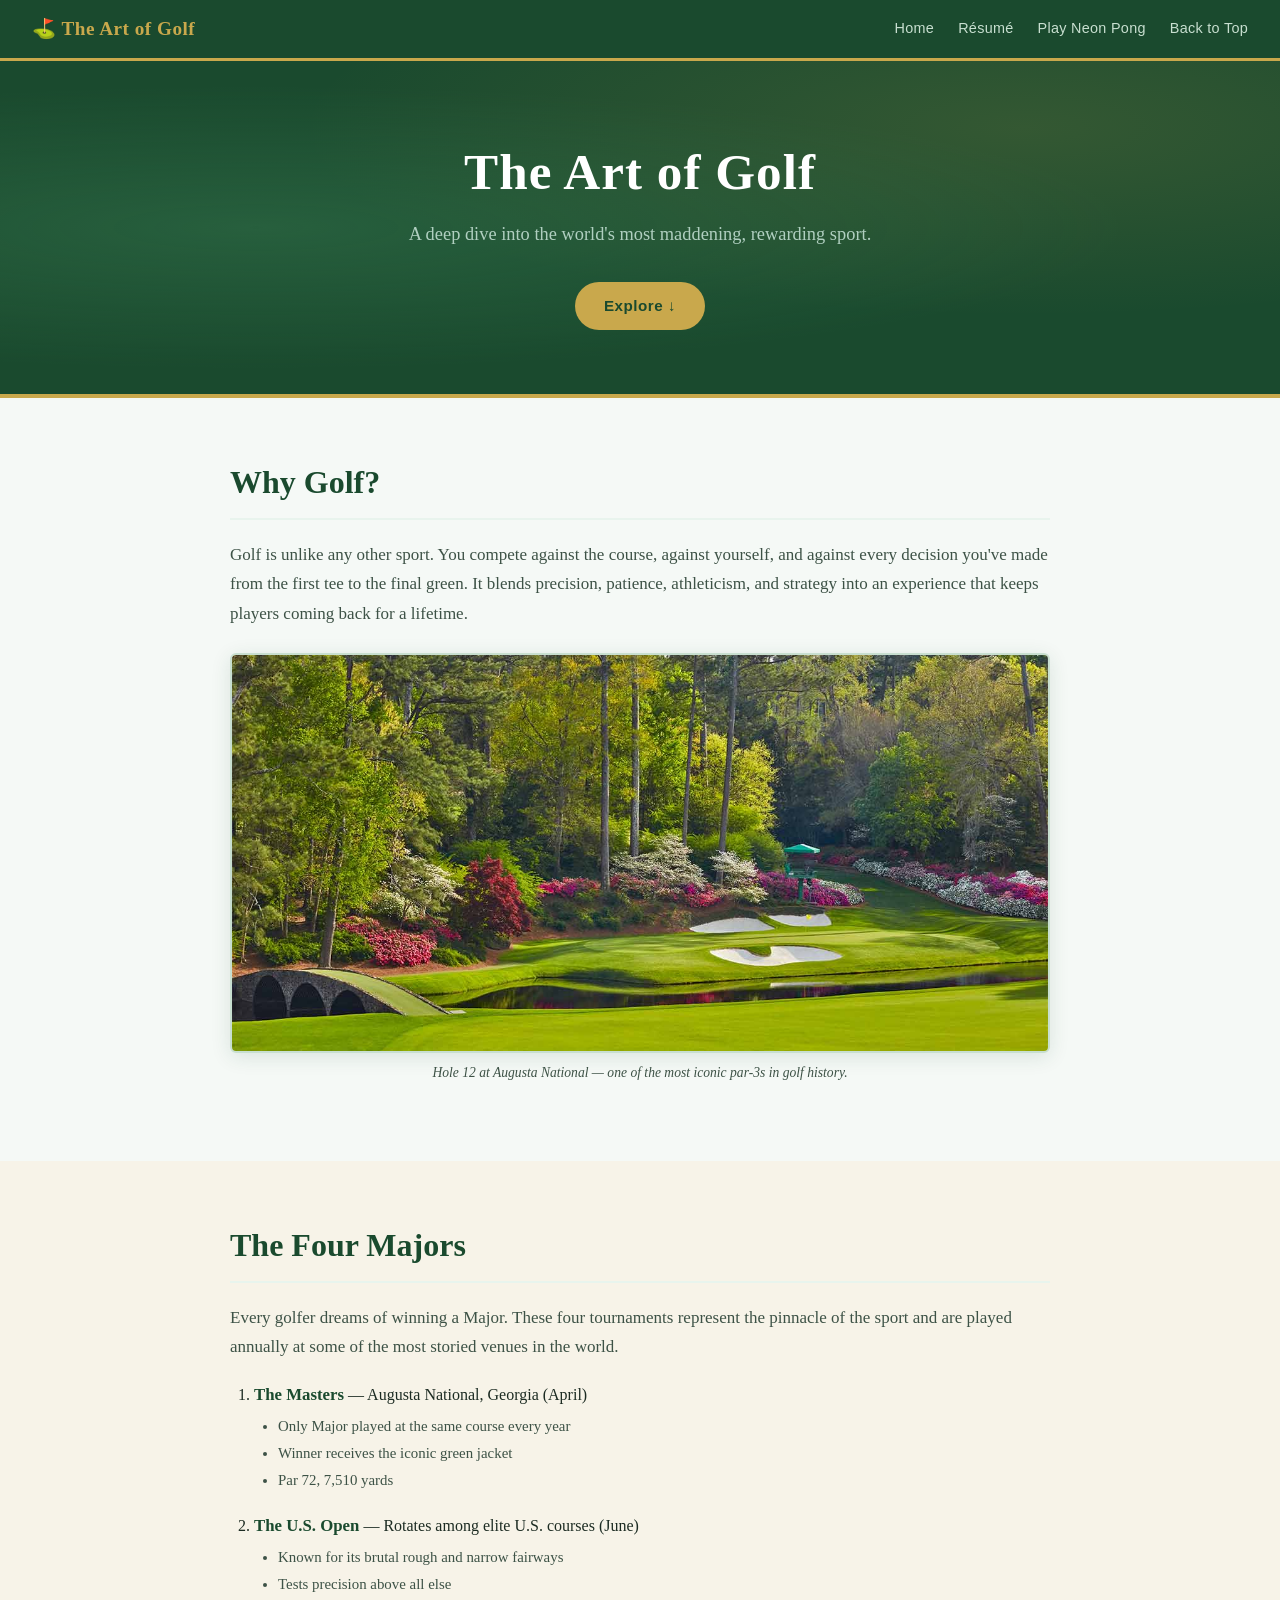
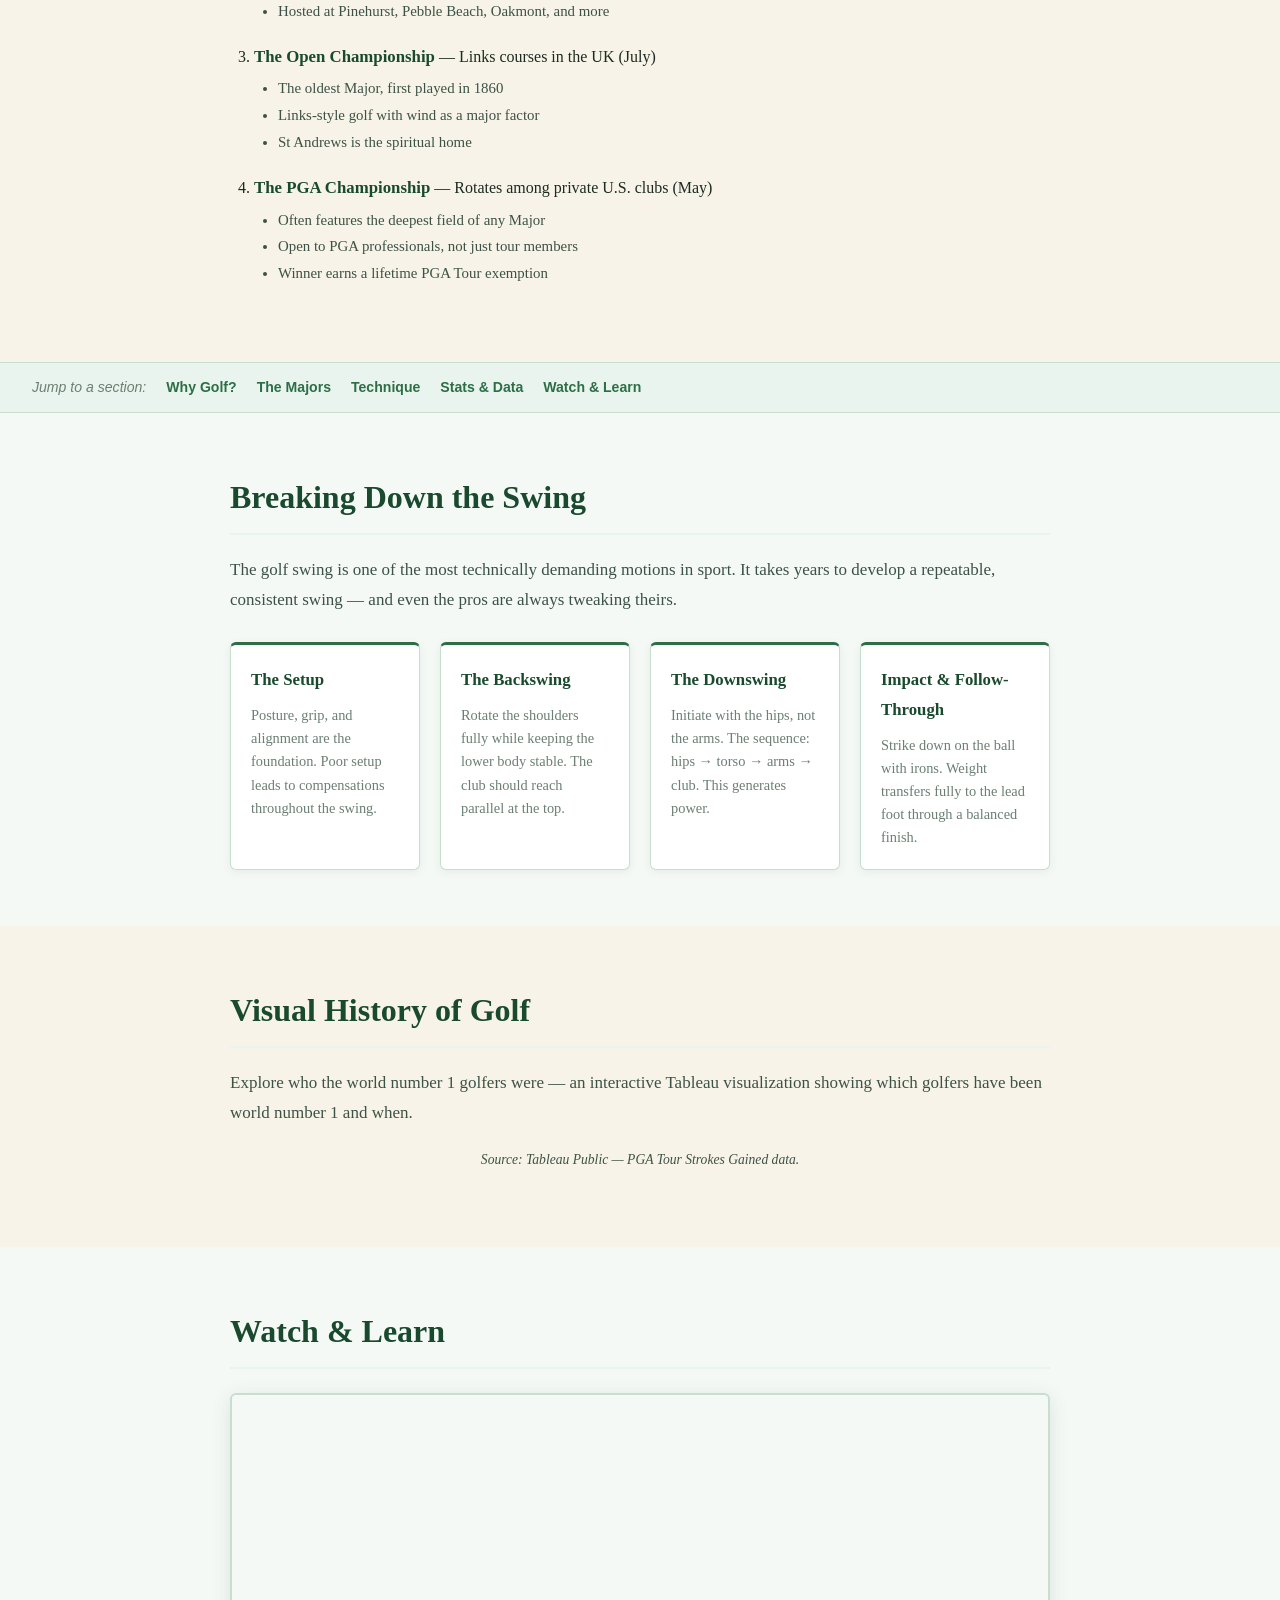
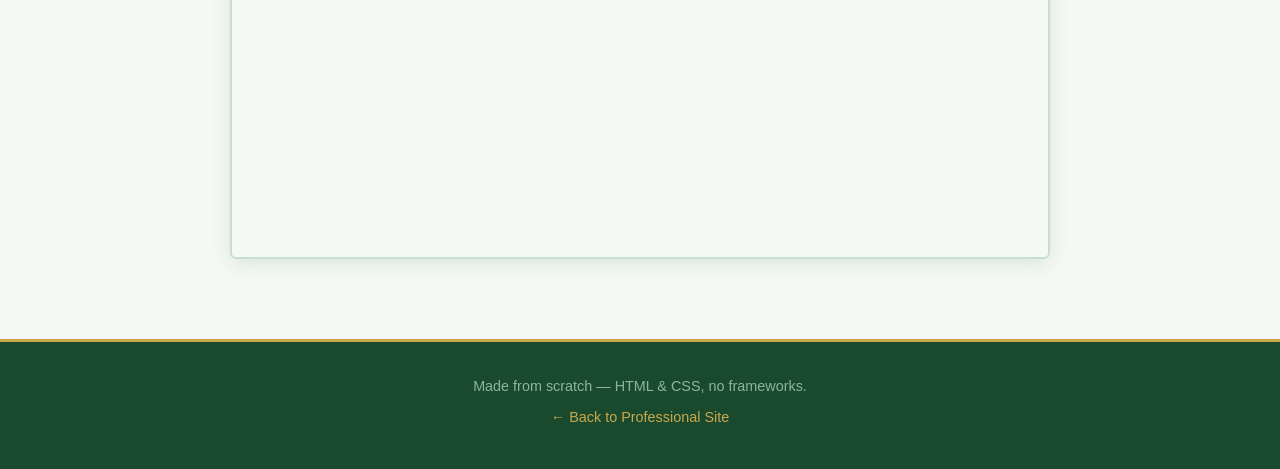
<file: html/golf.html>
<!DOCTYPE html>
<html lang="en">
<head>
  <meta charset="UTF-8" />
  <meta name="viewport" content="width=device-width, initial-scale=1.0" />
  <title>The Art of Golf</title>
  <link rel="stylesheet" href="../golf.css" />
</head>
<body>

  <!-- NAV -->
  <nav class="site-nav">
    <span class="nav-logo">⛳ The Art of Golf</span>
    <div class="nav-links">
      <a href="index.html">Home</a>
      <a href="index.html">Résumé</a>
      <a href="NeonPong.html">Play Neon Pong</a>
      <a href="#top">Back to Top</a>
    </div>
  </nav>

  <!-- HERO -->
  <header class="hero" id="top">
    <div class="hero-content">
      <h1>The Art of Golf</h1>
      <p class="hero-sub">A deep dive into the world's most maddening, rewarding sport.</p>
      <a href="#why-golf" class="btn-anchor">Explore ↓</a>
    </div>
  </header>

  <!-- WHY GOLF SECTION -->
  <div class="section" id="why-golf">
    <div class="section-inner">
      <h2>Why Golf?</h2>
      <p>
        Golf is unlike any other sport. You compete against the course, against yourself, and against
        every decision you've made from the first tee to the final green. It blends precision,
        patience, athleticism, and strategy into an experience that keeps players coming back for
        a lifetime.
      </p>
      <img
        src="../Images/augusta-national-12.jpg"
        alt="Augusta National Golf Club hole 12"
        class="content-image"
      />
      <p class="caption">Hole 12 at Augusta National — one of the most iconic par-3s in golf history.</p>
    </div>
  </div>

  <!-- ANCHOR LINK TARGET: THE MAJORS -->
  <div class="section alt-section" id="majors">
    <div class="section-inner">
      <h2>The Four Majors</h2>
      <p>
        Every golfer dreams of winning a Major. These four tournaments represent the pinnacle of the
        sport and are played annually at some of the most storied venues in the world.
      </p>

      <!-- ORDERED LIST with embedded UNORDERED LIST -->
      <ol class="majors-list">
        <li>
          <strong>The Masters</strong> — Augusta National, Georgia (April)
          <ul>
            <li>Only Major played at the same course every year</li>
            <li>Winner receives the iconic green jacket</li>
            <li>Par 72, 7,510 yards</li>
          </ul>
        </li>
        <li>
          <strong>The U.S. Open</strong> — Rotates among elite U.S. courses (June)
          <ul>
            <li>Known for its brutal rough and narrow fairways</li>
            <li>Tests precision above all else</li>
            <li>Hosted at Pinehurst, Pebble Beach, Oakmont, and more</li>
          </ul>
        </li>
        <li>
          <strong>The Open Championship</strong> — Links courses in the UK (July)
          <ul>
            <li>The oldest Major, first played in 1860</li>
            <li>Links-style golf with wind as a major factor</li>
            <li>St Andrews is the spiritual home</li>
          </ul>
        </li>
        <li>
          <strong>The PGA Championship</strong> — Rotates among private U.S. clubs (May)
          <ul>
            <li>Often features the deepest field of any Major</li>
            <li>Open to PGA professionals, not just tour members</li>
            <li>Winner earns a lifetime PGA Tour exemption</li>
          </ul>
        </li>
      </ol>
    </div>
  </div>

  <!-- ON-PAGE ANCHOR NAV -->
  <div class="anchor-nav">
    <p>Jump to a section:</p>
    <a href="#why-golf">Why Golf?</a>
    <a href="#majors">The Majors</a>
    <a href="#technique">Technique</a>
    <a href="#data-viz">Stats & Data</a>
    <a href="#video">Watch &amp; Learn</a>
  </div>

  <!-- TECHNIQUE SECTION -->
  <div class="section" id="technique">
    <div class="section-inner">
      <h2>Breaking Down the Swing</h2>
      <p>
        The golf swing is one of the most technically demanding motions in sport. It takes years to
        develop a repeatable, consistent swing — and even the pros are always tweaking theirs.
      </p>
      <div class="card-grid">
        <div class="card">
          <h3>The Setup</h3>
          <p>Posture, grip, and alignment are the foundation. Poor setup leads to compensations throughout the swing.</p>
        </div>
        <div class="card">
          <h3>The Backswing</h3>
          <p>Rotate the shoulders fully while keeping the lower body stable. The club should reach parallel at the top.</p>
        </div>
        <div class="card">
          <h3>The Downswing</h3>
          <p>Initiate with the hips, not the arms. The sequence: hips → torso → arms → club. This generates power.</p>
        </div>
        <div class="card">
          <h3>Impact &amp; Follow-Through</h3>
          <p>Strike down on the ball with irons. Weight transfers fully to the lead foot through a balanced finish.</p>
        </div>
      </div>
    </div>
  </div>

  <!-- TABLEAU EMBED -->
  <div class="section alt-section" id="data-viz">
    <div class="section-inner">
      <h2>Visual History of Golf</h2>
      <p>Explore who the world number 1 golfers were — an interactive Tableau visualization showing which golfers have been world number 1 and when.</p>
     <div class='tableauPlaceholder' id='viz1776226093995' style='position: relative'><noscript><a href='#'><img alt='Dashboard 5 ' src='https:&#47;&#47;public.tableau.com&#47;static&#47;images&#47;Vi&#47;VisualHistoryofGolfIS&#47;Dashboard5&#47;1_rss.png' style='border: none' /></a></noscript><object class='tableauViz'  style='display:none;'><param name='host_url' value='https%3A%2F%2Fpublic.tableau.com%2F' /> <param name='embed_code_version' value='3' /> <param name='site_root' value='' /><param name='name' value='VisualHistoryofGolfIS&#47;Dashboard5' /><param name='tabs' value='no' /><param name='toolbar' value='yes' /><param name='static_image' value='https:&#47;&#47;public.tableau.com&#47;static&#47;images&#47;Vi&#47;VisualHistoryofGolfIS&#47;Dashboard5&#47;1.png' /> <param name='animate_transition' value='yes' /><param name='display_static_image' value='yes' /><param name='display_spinner' value='yes' /><param name='display_overlay' value='yes' /><param name='display_count' value='yes' /><param name='language' value='en-US' /><param name='filter' value='publish=yes' /></object></div>                <script type='text/javascript'>                    var divElement = document.getElementById('viz1776226093995');                    var vizElement = divElement.getElementsByTagName('object')[0];                    if ( divElement.offsetWidth > 800 ) { vizElement.style.width='1300px';vizElement.style.height='827px';} else if ( divElement.offsetWidth > 500 ) { vizElement.style.width='1300px';vizElement.style.height='827px';} else { vizElement.style.width='100%';vizElement.style.height=(divElement.offsetWidth*1.77)+'px';}                     var scriptElement = document.createElement('script');                    scriptElement.src = 'https://public.tableau.com/javascripts/api/viz_v1.js';                    vizElement.parentNode.insertBefore(scriptElement, vizElement);                </script>
      <p class="caption">Source: Tableau Public — PGA Tour Strokes Gained data.</p>
    </div>
  </div>

 <!-- YOUTUBE VIDEO -->
<div class="section" id="video">
  <div class="section-inner">
    <h2>Watch & Learn</h2>

    <div class="video-wrapper">
      <iframe width="560" height="315" src="https://www.youtube.com/embed/NY9BqqW60Mo?start=32" title="YouTube video player" frameborder="0" allow="accelerometer; autoplay; clipboard-write; encrypted-media; gyroscope; picture-in-picture; web-share" referrerpolicy="strict-origin-when-cross-origin" allowfullscreen></iframe>
    </div>

  </div>
</div>

  <!-- FOOTER -->
  <footer class="site-footer">
    <p>Made from scratch — HTML &amp; CSS, no frameworks.</p>
    <p><a href="index.html">← Back to Professional Site</a></p>
  </footer>

</body>
</html>
</file>
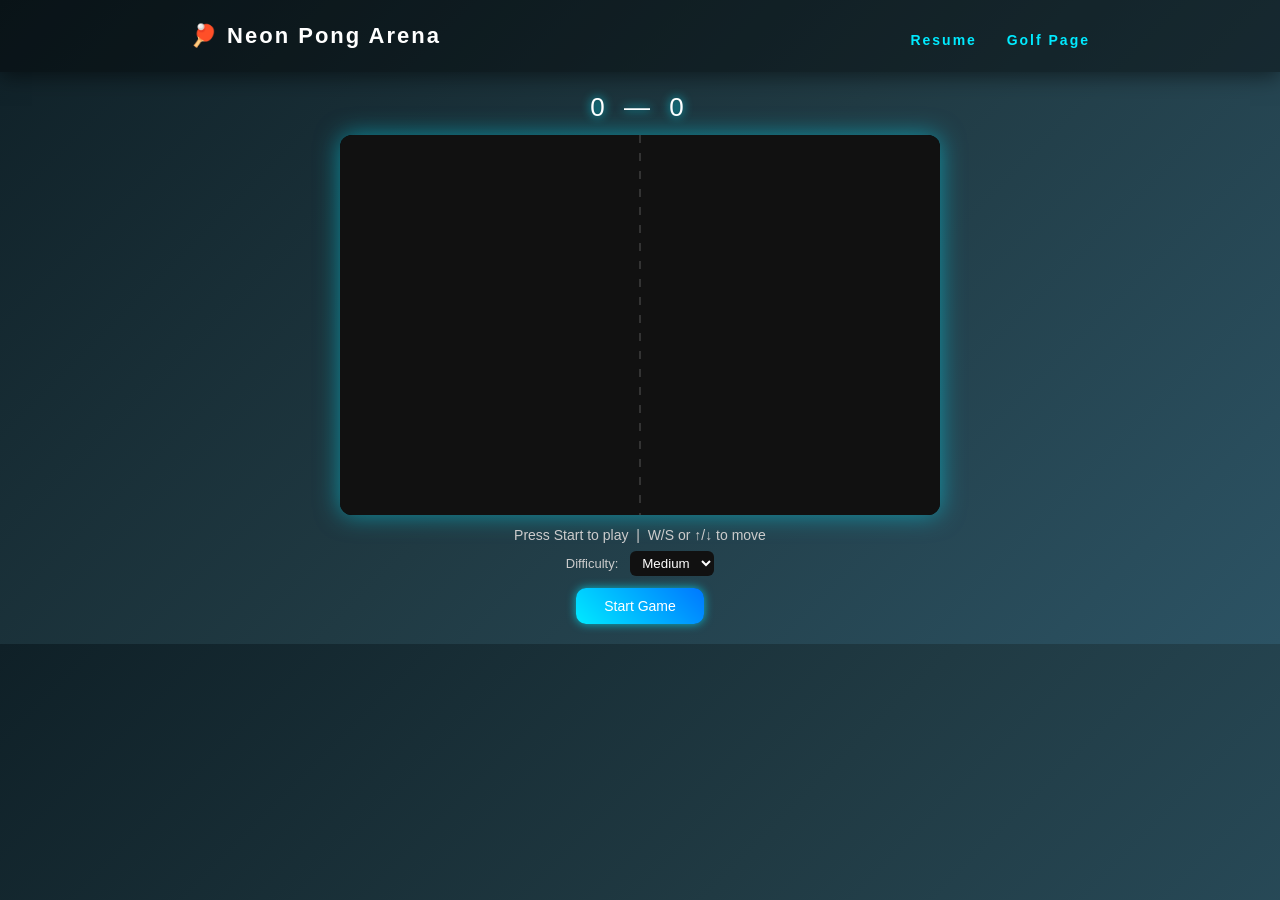
<file: html/NeonPong.html>
<!DOCTYPE html>
<html lang="en">
<head>
    <meta charset="UTF-8">
    <meta name="viewport" content="width=device-width, initial-scale=1.0">
    <title>Pong Game</title>
    <style>
    body {
        margin: 0;
        font-family: 'Segoe UI', sans-serif;
        background: linear-gradient(135deg, #0f2027, #203a43, #2c5364);
        color: white;
    }

    /* HEADER */
    header {
    background: rgba(0,0,0,0.4);
    box-shadow: 0 4px 20px rgba(0,0,0,0.5);
    padding: 15px 40px;
}

.header-content {
    display: flex;
    justify-content: space-between;
    align-items: center;
    max-width: 900px;
    margin: auto;
}

.logo {
    font-size: 22px;
    font-weight: bold;
    letter-spacing: 2px;
}

nav a {
    margin-left: 20px;
    text-decoration: none;
    color: #00eaff;
    font-size: 14px;
    transition: 0.2s;
}

nav a:hover {
    color: #ffffff;
    text-shadow: 0 0 8px #00eaff;
}
    header {
        text-align: center;
        padding: 20px 0;
        font-size: 28px;
        font-weight: bold;
        letter-spacing: 2px;
        background: rgba(0,0,0,0.4);
        box-shadow: 0 4px 20px rgba(0,0,0,0.5);
    }

    #pong-wrap {
        display: flex;
        flex-direction: column;
        align-items: center;
        padding: 20px 0;
    }

    #score {
        font-size: 26px;
        margin-bottom: 12px;
        letter-spacing: 6px;
        text-shadow: 0 0 10px #00eaff;
    }

    #pong-canvas {
        background: #000;
        border-radius: 12px;
        box-shadow: 0 0 25px rgba(0, 234, 255, 0.5);
    }

    #msg {
        font-size: 14px;
        color: #ccc;
        margin-top: 12px;
    }

    #start-btn {
        margin-top: 12px;
        padding: 10px 28px;
        font-size: 14px;
        cursor: pointer;
        border-radius: 10px;
        border: none;
        background: linear-gradient(45deg, #00eaff, #0077ff);
        color: white;
        transition: 0.3s;
        box-shadow: 0 0 10px rgba(0,234,255,0.7);
    }

    #start-btn:hover {
        transform: scale(1.05);
        box-shadow: 0 0 20px rgba(0,234,255,1);
    }

    #difficulty {
        margin-top: 8px;
        font-size: 13px;
        color: #ccc;
        display: flex;
        gap: 12px;
        align-items: center;
    }

    #difficulty select {
        padding: 4px 8px;
        border-radius: 6px;
        border: none;
        background: #111;
        color: white;
    }
</style>
</head>
<body>
    <header>
    <div class="header-content">
        <div class="logo">🏓 Neon Pong Arena</div>
        <nav>
            <a href="index.html">Resume</a>
            <a href="golf.html">Golf Page</a>
        </nav>
    </div>
</header>
    <div id="pong-wrap">
        <div id="score">0 — 0</div>
        <canvas id="pong-canvas" width="600" height="380"></canvas>
        <div id="msg">Press Start to play &nbsp;|&nbsp; W/S or ↑/↓ to move</div>
        <div id="difficulty">
            <span>Difficulty:</span>
            <select id="diff-select">
                <option value="easy">Easy</option>
                <option value="medium" selected>Medium</option>
                <option value="hard">Hard</option>
            </select>
        </div>
        <button id="start-btn">Start Game</button>
    </div>

    <script>
        const canvas = document.getElementById('pong-canvas');
        const ctx = canvas.getContext('2d');
        const scoreEl = document.getElementById('score');
        const msgEl = document.getElementById('msg');
        const startBtn = document.getElementById('start-btn');
        const diffSel = document.getElementById('diff-select');

        const W = canvas.width, H = canvas.height;
        const PADDLE_W = 12, PADDLE_H = 80, BALL_SIZE = 10;
        const WIN_SCORE = 7;

        let state = 'idle';
        let animId;
        let keys = {};
        let playerScore = 0, aiScore = 0;
        let playerY, aiY, ball, aiSpeed;

        function diffSettings() {
            const d = diffSel.value;
            if (d === 'easy') return { aiSpeed: 2.8, ballSpeed: 4 };
            if (d === 'hard') return { aiSpeed: 5.5, ballSpeed: 7 };
            return { aiSpeed: 3.8, ballSpeed: 5.5 };
        }

        function initRound() {
            const { ballSpeed } = diffSettings();
            playerY = H / 2 - PADDLE_H / 2;
            aiY = H / 2 - PADDLE_H / 2;
            const angle = (Math.random() * 60 - 30) * Math.PI / 180;
            const dir = Math.random() < 0.5 ? 1 : -1;
            ball = { x: W / 2, y: H / 2, vx: ballSpeed * dir * Math.cos(angle), vy: ballSpeed * Math.sin(angle) };
            aiSpeed = diffSettings().aiSpeed;
        }

        function resetGame() {
            playerScore = 0; aiScore = 0;
            updateScore();
            initRound();
        }

        function updateScore() {
            scoreEl.textContent = `${playerScore} — ${aiScore}`;
        }

        function draw() {
            ctx.clearRect(0, 0, W, H);
            ctx.fillStyle = '#111';
            ctx.fillRect(0, 0, W, H);
            ctx.setLineDash([8, 10]);
            ctx.strokeStyle = '#333';
            ctx.lineWidth = 2;
            ctx.beginPath();
            ctx.moveTo(W / 2, 0);
            ctx.lineTo(W / 2, H);
            ctx.stroke();
            ctx.setLineDash([]);
            ctx.fillStyle = '#fff';
            ctx.beginPath();
            ctx.roundRect(20, playerY, PADDLE_W, PADDLE_H, 4);
            ctx.fill();
            ctx.fillStyle = '#fff';
            ctx.beginPath();
            ctx.roundRect(W - 20 - PADDLE_W, aiY, PADDLE_W, PADDLE_H, 4);
            ctx.fill();
            ctx.fillStyle = '#fff';
            ctx.beginPath();
            ctx.arc(ball.x, ball.y, BALL_SIZE / 2, 0, Math.PI * 2);
            ctx.fill();
        }

        function update() {
            if (keys['w'] || keys['arrowup']) playerY = Math.max(0, playerY - 6);
            if (keys['s'] || keys['arrowdown']) playerY = Math.min(H - PADDLE_H, playerY + 6);
            const aiCenter = aiY + PADDLE_H / 2;
            if (ball.y < aiCenter - 8) aiY = Math.max(0, aiY - aiSpeed);
            else if (ball.y > aiCenter + 8) aiY = Math.min(H - PADDLE_H, aiY + aiSpeed);
            ball.x += ball.vx;
            ball.y += ball.vy;
            if (ball.y - BALL_SIZE / 2 <= 0) { ball.y = BALL_SIZE / 2; ball.vy = Math.abs(ball.vy); }
            if (ball.y + BALL_SIZE / 2 >= H) { ball.y = H - BALL_SIZE / 2; ball.vy = -Math.abs(ball.vy); }
            const playerRight = 20 + PADDLE_W;
            if (ball.x - BALL_SIZE / 2 <= playerRight && ball.x - BALL_SIZE / 2 >= 20 && ball.y >= playerY && ball.y <= playerY + PADDLE_H && ball.vx < 0) {
                ball.x = playerRight + BALL_SIZE / 2;
                const hitPos = (ball.y - playerY) / PADDLE_H - 0.5;
                const speed = Math.sqrt(ball.vx ** 2 + ball.vy ** 2) * 1.05;
                const angle = hitPos * 60 * Math.PI / 180;
                ball.vx = Math.abs(speed * Math.cos(angle));
                ball.vy = speed * Math.sin(angle);
            }
            const aiLeft = W - 20 - PADDLE_W;
            if (ball.x + BALL_SIZE / 2 >= aiLeft && ball.x + BALL_SIZE / 2 <= W - 20 && ball.y >= aiY && ball.y <= aiY + PADDLE_H && ball.vx > 0) {
                ball.x = aiLeft - BALL_SIZE / 2;
                const hitPos = (ball.y - aiY) / PADDLE_H - 0.5;
                const speed = Math.sqrt(ball.vx ** 2 + ball.vy ** 2) * 1.05;
                const angle = hitPos * 60 * Math.PI / 180;
                ball.vx = -Math.abs(speed * Math.cos(angle));
                ball.vy = speed * Math.sin(angle);
            }
            if (ball.x < 0) {
                aiScore++;
                updateScore();
                if (aiScore >= WIN_SCORE) { endGame('AI wins! 🤖'); return; }
                initRound();
            }
            if (ball.x > W) {
                playerScore++;
                updateScore();
                if (playerScore >= WIN_SCORE) { endGame('You win! 🏆'); return; }
                initRound();
            }
        }

        function gameLoop() {
            update();
            draw();
            animId = requestAnimationFrame(gameLoop);
        }

        function endGame(msg) {
            cancelAnimationFrame(animId);
            state = 'idle';
            draw();
            ctx.fillStyle = 'rgba(0,0,0,0.6)';
            ctx.fillRect(0, 0, W, H);
            ctx.fillStyle = '#fff';
            ctx.font = 'bold 32px monospace';
            ctx.textAlign = 'center';
            ctx.fillText(msg, W / 2, H / 2 - 10);
            ctx.font = '16px monospace';
            ctx.fillText('Press Start to play again', W / 2, H / 2 + 30);
            startBtn.textContent = 'Play Again';
            msgEl.textContent = 'First to 7 wins!';
        }

        startBtn.addEventListener('click', () => {
            if (state === 'playing') return;
            state = 'playing';
            cancelAnimationFrame(animId);
            resetGame();
            startBtn.textContent = 'Restart';
            msgEl.textContent = 'W/S or ↑/↓ to move your paddle';
            gameLoop();
        });

        document.addEventListener('keydown', e => {
            keys[e.key.toLowerCase()] = true;
            if (['arrowup', 'arrowdown', ' '].includes(e.key.toLowerCase())) e.preventDefault();
        });
        document.addEventListener('keyup', e => { keys[e.key.toLowerCase()] = false; });

        draw();
        ctx.fillStyle = 'rgba(0,0,0,0.5)';
        ctx.fillRect(0, 0, W, H);
        ctx.fillStyle = '#fff';
        ctx.font = '20px monospace';
        ctx.textAlign = 'center';
        ctx.fillText('PONG', W / 2, H / 2 - 10);
        ctx.font = '14px monospace';
        ctx.fillText('Press Start to begin', W / 2, H / 2 + 20);
    </script>
</body>
</html>
</file>
<file: golf.css>
/* ===========================
   golf.css — From-Scratch Stylesheet
   Golf Page | No Bootstrap
   =========================== */

/* === CSS Reset & Base === */
*, *::before, *::after {
  box-sizing: border-box;
  margin: 0;
  padding: 0;
}

/* === CSS Variables === */
:root {
  --green-dark: #1a4a2e;
  --green-mid: #2d6e47;
  --green-light: #4d9e6a;
  --green-pale: #e8f4ed;
  --fairway: #f5f9f6;
  --sand: #f7f3e8;
  --white: #ffffff;
  --text-dark: #1c2b22;
  --text-mid: #3d5246;
  --text-muted: #6b7f73;
  --border: #c8dfd0;
  --accent: #c9a84c;
  --accent-light: #f5edcf;
  --font-heading: 'Georgia', 'Times New Roman', serif;
  --font-body: 'Palatino Linotype', 'Book Antiqua', Palatino, serif;
  --font-ui: 'Trebuchet MS', 'Gill Sans', sans-serif;
  --shadow-sm: 0 2px 8px rgba(26, 74, 46, 0.08);
  --shadow-md: 0 4px 20px rgba(26, 74, 46, 0.12);
  --radius: 6px;
}

/* === Body — custom background color === */
body {
  background-color: var(--fairway);
  color: var(--text-dark);
  font-family: var(--font-body);
  font-size: 17px;
  line-height: 1.75;
}

/* ===========================
   DIV 1: NAVIGATION BAR
   =========================== */
.site-nav {
  background-color: var(--green-dark);
  display: flex;
  justify-content: space-between;
  align-items: center;
  padding: 0.75rem 2rem;
  position: sticky;
  top: 0;
  z-index: 100;
  border-bottom: 3px solid var(--accent);
}

.nav-logo {
  font-family: var(--font-heading);
  font-size: 1.2rem;
  color: var(--accent);
  font-weight: bold;
  letter-spacing: 0.5px;
}

.nav-links {
  display: flex;
  gap: 1.5rem;
}

.nav-links a {
  color: #c8dfd0;
  text-decoration: none;
  font-family: var(--font-ui);
  font-size: 0.9rem;
  letter-spacing: 0.3px;
  transition: color 0.2s;
}

.nav-links a:hover {
  color: var(--accent);
}

/* ===========================
   DIV 2: HERO SECTION
   =========================== */
.hero {
  background-color: var(--green-dark);
  background-image:
    radial-gradient(ellipse at 20% 50%, rgba(77, 158, 106, 0.25) 0%, transparent 60%),
    radial-gradient(ellipse at 80% 20%, rgba(201, 168, 76, 0.15) 0%, transparent 50%);
  color: var(--white);
  text-align: center;
  padding: 5rem 2rem 4rem;
  border-bottom: 4px solid var(--accent);
}

.hero-content {
  max-width: 680px;
  margin: 0 auto;
}

.hero h1 {
  font-family: var(--font-heading);
  font-size: 3.2rem;
  color: var(--white);
  letter-spacing: 1px;
  margin-bottom: 1rem;
  line-height: 1.2;
}

.hero-sub {
  font-size: 1.15rem;
  color: #b0cfc0;
  margin-bottom: 2rem;
}

.btn-anchor {
  display: inline-block;
  background-color: var(--accent);
  color: var(--green-dark);
  font-family: var(--font-ui);
  font-size: 0.95rem;
  font-weight: bold;
  padding: 0.65rem 1.8rem;
  border-radius: 50px;
  text-decoration: none;
  letter-spacing: 0.5px;
  transition: background 0.2s, transform 0.15s;
}

.btn-anchor:hover {
  background-color: #e2be6a;
  transform: translateY(-1px);
}

/* ===========================
   DIV 3: CONTENT SECTIONS
   =========================== */
.section {
  padding: 3.5rem 2rem;
  background-color: var(--fairway);
}

.alt-section {
  background-color: var(--sand);
}

.section-inner {
  max-width: 820px;
  margin: 0 auto;
}

.section h2 {
  font-family: var(--font-heading);
  font-size: 2rem;
  color: var(--green-dark);
  margin-bottom: 1.25rem;
  padding-bottom: 0.5rem;
  border-bottom: 2px solid var(--green-pale);
}

.section p {
  color: var(--text-mid);
  margin-bottom: 1.25rem;
}

/* === Images === */
.content-image {
  width: 100%;
  max-height: 400px;
  object-fit: cover;
  border-radius: var(--radius);
  border: 2px solid var(--border);
  margin: 1.5rem 0 0.5rem;
  display: block;
  box-shadow: var(--shadow-md);
}

.caption {
  font-size: 0.85rem;
  color: var(--text-muted);
  font-style: italic;
  text-align: center;
  margin-bottom: 1.5rem;
}

/* === Ordered / Unordered Lists === */
.majors-list {
  list-style: decimal;
  padding-left: 1.5rem;
  color: var(--text-dark);
}

.majors-list > li {
  margin-bottom: 1.25rem;
  font-family: var(--font-body);
  font-size: 1rem;
  line-height: 1.6;
}

.majors-list > li strong {
  color: var(--green-dark);
  font-size: 1.05rem;
}

.majors-list ul {
  list-style: disc;
  padding-left: 1.5rem;
  margin-top: 0.4rem;
}

.majors-list ul li {
  color: var(--text-mid);
  font-size: 0.93rem;
  margin-bottom: 0.2rem;
}

/* === Anchor navigation bar === */
.anchor-nav {
  background-color: var(--green-pale);
  border-top: 1px solid var(--border);
  border-bottom: 1px solid var(--border);
  padding: 0.75rem 2rem;
  display: flex;
  align-items: center;
  gap: 1.25rem;
  flex-wrap: wrap;
  font-family: var(--font-ui);
  font-size: 0.88rem;
}

.anchor-nav p {
  color: var(--text-muted);
  margin: 0;
  font-style: italic;
}

.anchor-nav a {
  color: var(--green-mid);
  text-decoration: none;
  font-weight: bold;
  transition: color 0.15s;
}

.anchor-nav a:hover {
  color: var(--accent);
}

/* === Card Grid === */
.card-grid {
  display: grid;
  grid-template-columns: repeat(auto-fit, minmax(180px, 1fr));
  gap: 1.25rem;
  margin-top: 1.75rem;
}

.card {
  background-color: var(--white);
  border: 1px solid var(--border);
  border-top: 3px solid var(--green-mid);
  border-radius: var(--radius);
  padding: 1.25rem;
  box-shadow: var(--shadow-sm);
}

.card h3 {
  font-family: var(--font-heading);
  font-size: 1.05rem;
  color: var(--green-dark);
  margin-bottom: 0.6rem;
}

.card p {
  font-size: 0.9rem;
  color: var(--text-muted);
  margin: 0;
  line-height: 1.6;
}

/* === Tableau Wrapper === */
.tableau-wrapper {
  background-color: var(--white);
  border: 1px solid var(--border);
  border-radius: var(--radius);
  overflow: hidden;
  margin: 1.5rem 0 0.5rem;
  box-shadow: var(--shadow-sm);
  min-height: 620px;
}

/* === YouTube Video === */
.video-wrapper {
  position: relative;
  width: 100%;
  padding-bottom: 56.25%;
  height: 0;
  margin: 1.5rem 0;
  border-radius: var(--radius);
  overflow: hidden;
  border: 2px solid var(--border);
  box-shadow: var(--shadow-md);
}

.video-wrapper iframe {
  position: absolute;
  top: 0;
  left: 0;
  width: 100%;
  height: 100%;
  border: none;
}

/* === Footer === */
.site-footer {
  background-color: var(--green-dark);
  color: #8ab5a0;
  text-align: center;
  padding: 2rem 1rem;
  font-family: var(--font-ui);
  font-size: 0.9rem;
  border-top: 3px solid var(--accent);
}

.site-footer p {
  margin-bottom: 0.4rem;
}

.site-footer a {
  color: var(--accent);
  text-decoration: none;
}

.site-footer a:hover {
  text-decoration: underline;
}

/* === Responsive === */
@media (max-width: 600px) {
  .hero h1 {
    font-size: 2.2rem;
  }

  .site-nav {
    flex-direction: column;
    gap: 0.5rem;
    text-align: center;
  }

  .card-grid {
    grid-template-columns: 1fr;
  }
}
</file>
